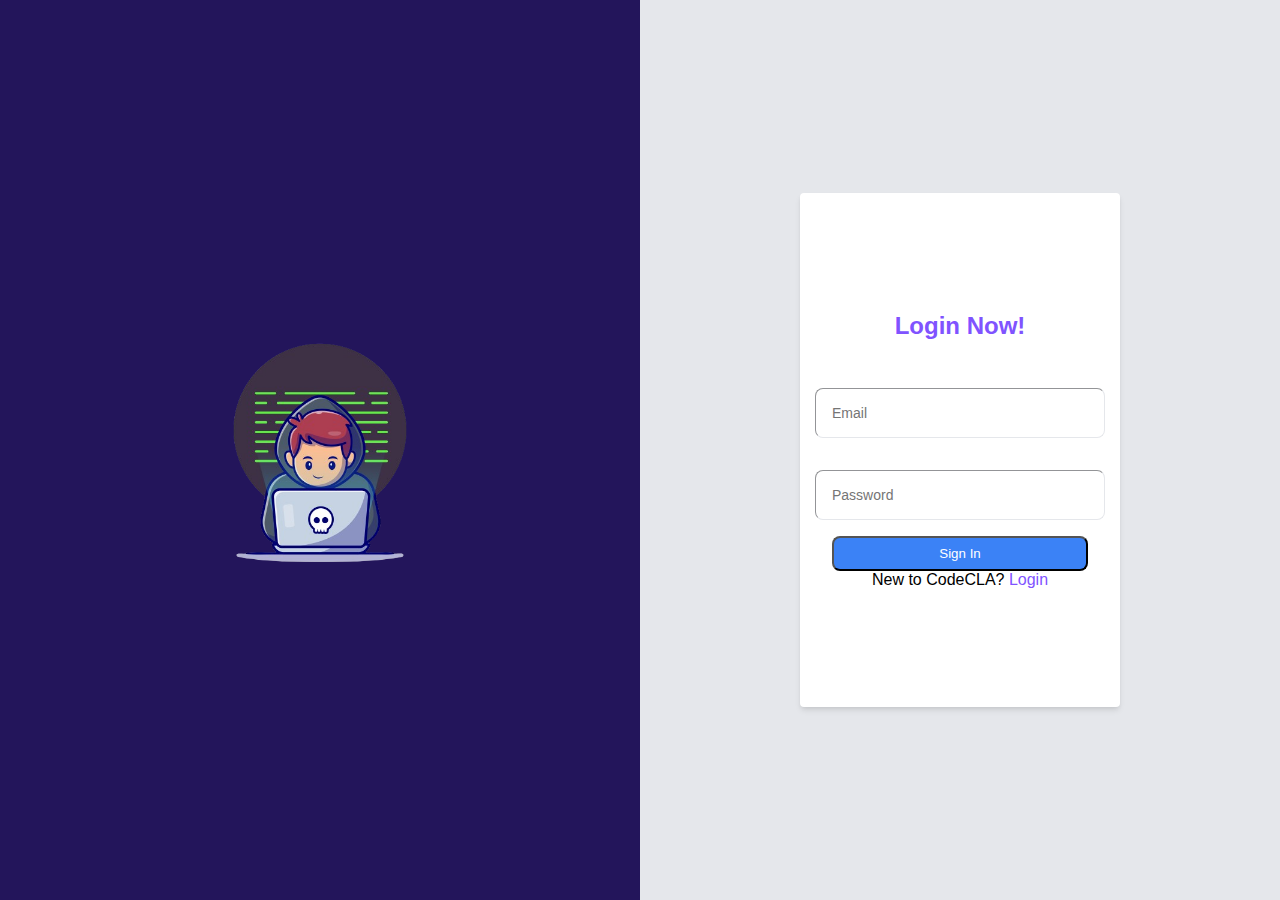
<file: signin.html>
<!DOCTYPE html>
<html lang="en">
<head>
    <meta charset="UTF-8">
    <meta name="viewport" content="width=device-width, initial-scale=1.0">
    <title>Signup Page</title>
    <link rel="stylesheet" href="styles/auth.css">
</head>
<body>
    <div class="container">
        <div class="left-panel panel">
            <img
                class="image"
                src="assets/coding.png"
                alt="App Image"
                height="300"
                width="300"
            />
        </div>
        <div class="right-panel panel">
            <form class="form" id="signup-form">
                <h2 class="heading">Login Now!</h2>

                    <input
                        type="email"
                        name="email"
                        placeholder="Email"
                        class="input"
                        required
                    />
                    <input
                        type="password"
                        name="password"
                        placeholder="Password"
                        class="input"
                        required
                        minlength="8"
                    />
                <button type="submit" class="button">
                    Sign In
                </button>
                <div class='text'>New to CodeCLA? <a href='/signup.html' class='link'>Login</a></div>
            </form>
        </div>
    </div>
</body>
</html>
</file>
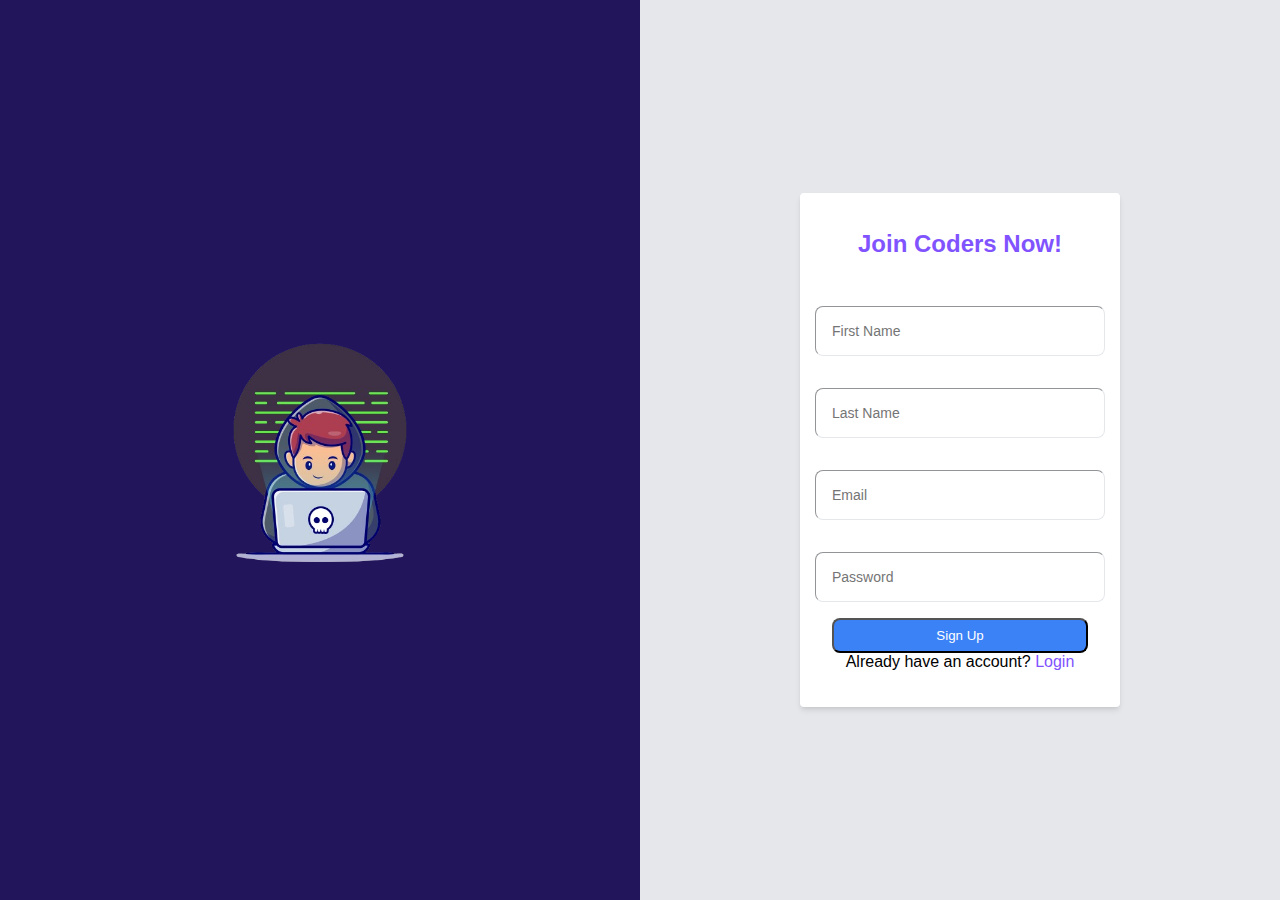
<file: signup.html>
<!DOCTYPE html>
<html lang="en">
<head>
    <meta charset="UTF-8">
    <meta name="viewport" content="width=device-width, initial-scale=1.0">
    <title>Signup Page</title>
    <link rel="stylesheet" href="styles/auth.css">
</head>
<body>
    <div class="container">
        <div class="left-panel panel">
            <img
                class="image"
                src="assets/coding.png"
                alt="App Image"
                height="300"
                width="300"
            />
        </div>
        <div class="right-panel panel">
            <form class="form" id="signup-form">
                <h2 class="heading">Join Coders Now!</h2>
                    <input
                        type="text"
                        name="first_name"
                        placeholder="First Name"
                        class="input"
                        required
                    />
                    <input
                        type="text"
                        name="last_name"
                        placeholder="Last Name"
                        class="input"
                        required
                    />
                    <input
                        type="email"
                        name="email"
                        placeholder="Email"
                        class="input"
                        required
                    />
                    <input
                        type="password"
                        name="password"
                        placeholder="Password"
                        class="input"
                        required
                        minlength="8"
                    />
                <button type="submit" class="button">
                    Sign Up
                </button>
                <div class='text'>Already have an account? <a href='/signin.html' class='link'>Login</a></div>
            </form>
        </div>
    </div>
</body>
</html>
</file>
<file: styles/auth.css>
/* Reset default browser styles */
body, h1, h2, p, ul, li, button {
    margin: 0;
    padding: 0;
}

/* Body styles */
body {
    font-family: "Martel Sans", sans-serif;
    background-color: #f4f4f4;
    color: var(--color-main-body);
    height: 100vh;
    width: 100vw;
}

.container { 
    display: flex; 
    height: 100%; 
    width: 100%;
}
.panel { 
    display: flex; 
    align-items: center; 
    justify-content: center;
    flex: 1;
}
.left-panel { 
    background-color: #23155B;
}
.image { 
    max-width: 20rem; 
    margin-left: auto; 
    margin-right: auto; 
}
.right-panel { 
    background-color: #E5E7EB; 
}
.form {
    height: 50%;
    width: 40%;
    padding: 2rem; 
    background-color: #fff; 
    border-radius: 0.25rem; 
    box-shadow: 0 4px 6px -1px 
    rgba(0, 0, 0, 0.1), 0 2px 4px -1px rgba(0, 0, 0, 0.06); 
    display: flex;
    flex-direction: column;
    align-items: center;
    justify-content: center;
}
.heading { 
    font-size: 1.5rem; 
    font-weight: 600; 
    margin-bottom: 2rem; 
    color: #8053FF; 
}
.input { 
    padding: 1rem;
    margin: 1rem 0;
    display: block; 
    border-width: 1px; 
    border-color: #E5E7EB; 
    border-radius: 0.5rem; 
    font-size: 0.875rem;
    width: 100%;

}
.button { 
    background-color: #3B82F6; 
    color: #fff; 
    padding-top: 0.5rem; 
    padding-bottom: 0.5rem; 
    border-radius: 0.5rem;
    width: 100%;
}
.text { 
    color: #000; 
}
.link { 
    color: #8053FF;
    text-decoration: none;
}
</file>
